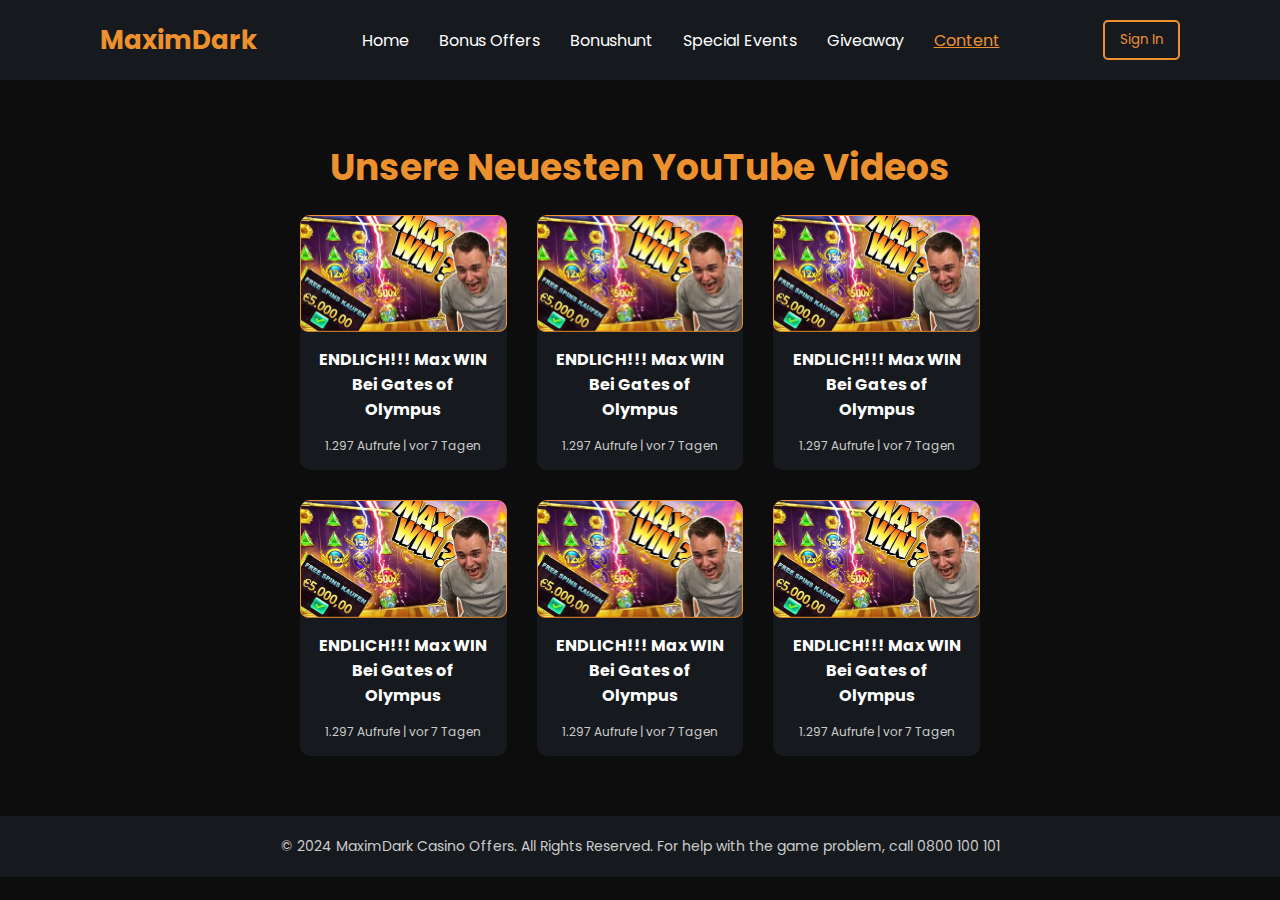
<file: content.html>
<!DOCTYPE html>
<html lang="en">

<head>
    <meta charset="UTF-8">
    <meta name="viewport" content="width=device-width, initial-scale=1.0">
    <title>Unsere YouTube Videos</title>
    <link rel="stylesheet" href="style.css">
    <link href="https://fonts.googleapis.com/css2?family=Poppins:wght@400;600;700&display=swap" rel="stylesheet">
</head>

<body>
    <header>
        <nav class="navbar">
            <div class="logo">MaximDark</div>
            <ul class="nav-menu">
                <li><a href="index.html" class="nav-item">Home</a></li>
                <li><a href="bonuses.html" class="nav-item">Bonus Offers</a></li>
                <li><a href="bonushunt.html" class="nav-item">Bonushunt</a></li>
                <li><a href="giveaway.html" class="nav-item">Special Events</a></li>
                <li><a href="giveaway2.html" class="nav-item">Giveaway</a></li>
                <li><a href="content.html" class="nav-item current">Content</a></li>
            </ul>
            <button class="sign-in">Sign In</button>
        </nav>
    </header>

    <section class="content-section">
        <h1 class="content-title">Unsere Neuesten YouTube Videos</h1>
        <div class="video-grid">
            <div class="video-box">
                <img src="images/video.png" alt="Video Thumbnail">
                <h3>ENDLICH!!! Max WIN Bei Gates of Olympus</h3>
                <p class="video-meta">1.297 Aufrufe | vor 7 Tagen</p>
            </div>
            <div class="video-box">
                <img src="images/video.png" alt="Video Thumbnail">
                <h3>ENDLICH!!! Max WIN Bei Gates of Olympus</h3>
                <p class="video-meta">1.297 Aufrufe | vor 7 Tagen</p>
            </div>
            <div class="video-box">
                <img src="images/video.png" alt="Video Thumbnail">
                <h3>ENDLICH!!! Max WIN Bei Gates of Olympus</h3>
                <p class="video-meta">1.297 Aufrufe | vor 7 Tagen</p>
            </div>
            <div class="video-box">
                <img src="images/video.png" alt="Video Thumbnail">
                <h3>ENDLICH!!! Max WIN Bei Gates of Olympus</h3>
                <p class="video-meta">1.297 Aufrufe | vor 7 Tagen</p>
            </div>
            <div class="video-box">
                <img src="images/video.png" alt="Video Thumbnail">
                <h3>ENDLICH!!! Max WIN Bei Gates of Olympus</h3>
                <p class="video-meta">1.297 Aufrufe | vor 7 Tagen</p>
            </div>
            <div class="video-box">
                <img src="images/video.png" alt="Video Thumbnail">
                <h3>ENDLICH!!! Max WIN Bei Gates of Olympus</h3>
                <p class="video-meta">1.297 Aufrufe | vor 7 Tagen</p>
            </div>
        </div>
    </section>

    <!-- Footer -->
    <footer class="footer">
        <div class="footer-content">
            <p>&copy; 2024 MaximDark Casino Offers. All Rights Reserved. For help with the game problem, call 0800 100 101</p>
        </div>
    </footer>

</body>

</html>
</file>
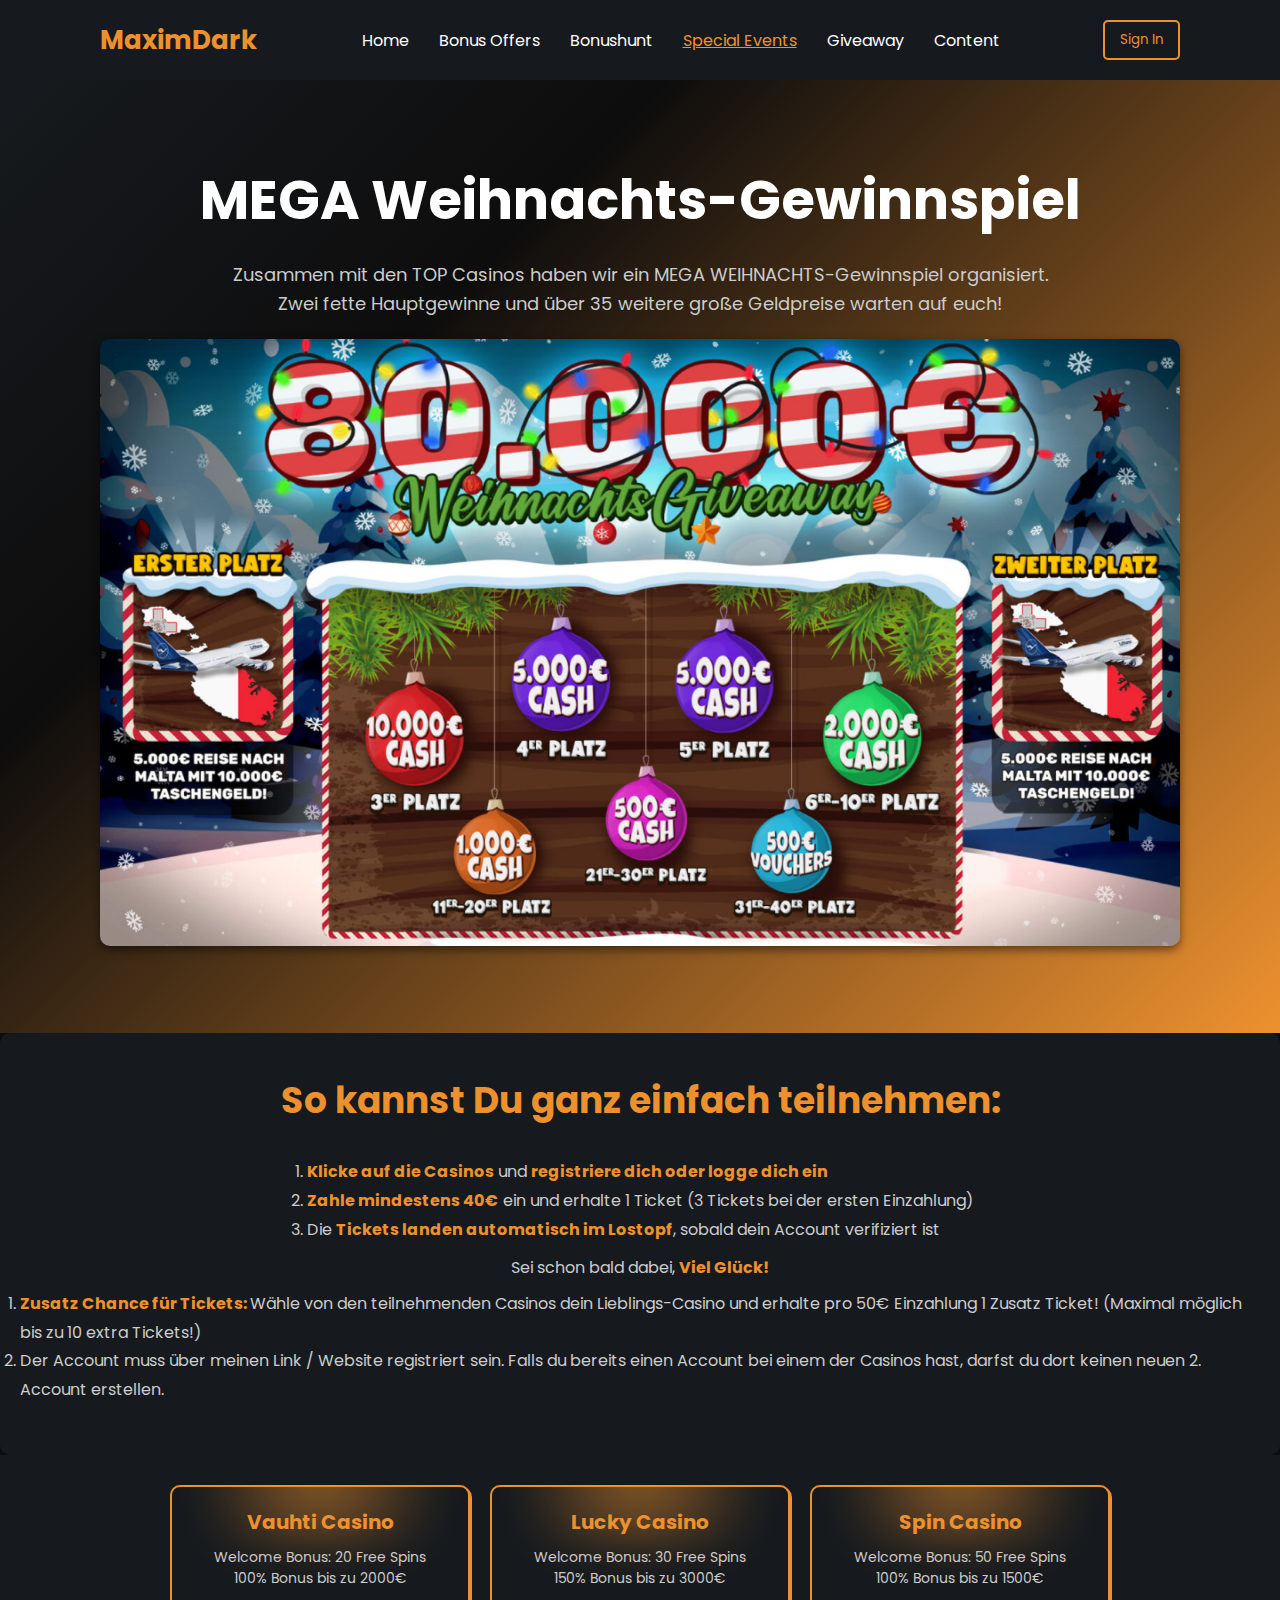
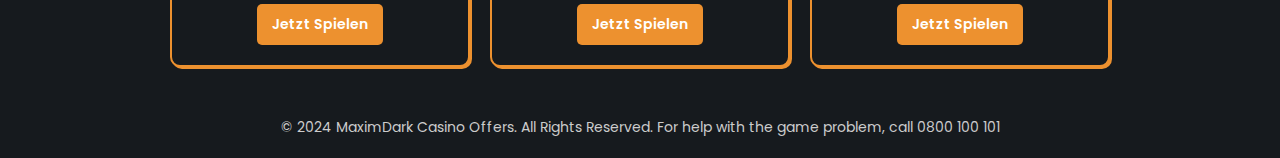
<file: giveaway.html>
<!DOCTYPE html>
<html lang="en">

<head>
    <meta charset="UTF-8">
    <meta name="viewport" content="width=device-width, initial-scale=1.0">
    <title>MaximDark Giveaway</title>
    <link rel="stylesheet" href="style.css">
    <link href="https://fonts.googleapis.com/css2?family=Poppins:wght@400;600;700&display=swap" rel="stylesheet">
</head>

<body>
    <!-- Navigation Bar -->
    <header>
        <nav class="navbar">
            <div class="logo">MaximDark</div>
            <ul class="nav-menu">
                <li><a href="index.html" class="nav-item">Home</a></li>
                <li><a href="bonuses.html" class="nav-item">Bonus Offers</a></li>
                <li><a href="bonushunt.html" class="nav-item">Bonushunt</a></li>
                <li><a href="giveaway.html" class="nav-item current">Special Events</a></li>
                <li><a href="giveaway2.html" class="nav-item">Giveaway</a></li>
                <li><a href="content.html" class="nav-item">Content</a></li>
            </ul>
            <button class="sign-in">Sign In</button>
        </nav>
    </header>

    <!-- Giveaway Hero Section -->
    <section class="giveaway-hero">
        <h1>MEGA Weihnachts-Gewinnspiel</h1>
        <p>Zusammen mit den TOP Casinos haben wir ein MEGA WEIHNACHTS-Gewinnspiel organisiert.<br> Zwei fette Hauptgewinne und über 35 weitere große Geldpreise warten auf euch!</p>
        <div class="giveaway-banner">
            <img src="images/Giveaway.png" alt="Weihnachts Giveaway Banner">
        </div>
    </section>

    <!-- Giveaway Steps -->
    <section class="giveaway-steps">
        <h2>So kannst Du ganz einfach teilnehmen:</h2>
        <ol>
            <li><strong>Klicke auf die Casinos</strong> und <strong>registriere dich oder logge dich ein</strong></li>
            <li><strong>Zahle mindestens 40€</strong> ein und erhalte 1 Ticket (3 Tickets bei der ersten Einzahlung)</li>
            <li>Die <strong>Tickets landen automatisch im Lostopf</strong>, sobald dein Account verifiziert ist</li>
        </ol>
        <br>
        <p>Sei schon bald dabei, <strong>Viel Glück!</strong></p>
        <ol>
            <li><strong>Zusatz Chance für Tickets: </strong> Wähle von den teilnehmenden Casinos dein Lieblings-Casino und erhalte pro 50€ Einzahlung 1 Zusatz Ticket! (Maximal möglich bis zu 10 extra Tickets!)</li>
            <li>Der Account muss über meinen Link / Website registriert sein. Falls du bereits einen Account bei einem der Casinos hast, darfst du dort keinen neuen 2. Account erstellen. </li>
        </ol>
    </section>

    <!-- Giveaway Cards -->
    <section class="giveaway-cards">
        <div class="giveaway-card">
            <h3>Vauhti Casino</h3>
            <p>Welcome Bonus: 20 Free Spins<br>100% Bonus bis zu 2000€</p>
            <button>Jetzt Spielen</button>
        </div>
        <div class="giveaway-card">
            <h3>Lucky Casino</h3>
            <p>Welcome Bonus: 30 Free Spins<br>150% Bonus bis zu 3000€</p>
            <button>Jetzt Spielen</button>
        </div>
        <div class="giveaway-card">
            <h3>Spin Casino</h3>
            <p>Welcome Bonus: 50 Free Spins<br>100% Bonus bis zu 1500€</p>
            <button>Jetzt Spielen</button>
        </div>
    </section>

    <!-- Footer -->
    <footer class="footer">
        <div class="footer-content">
            <p>&copy; 2024 MaximDark Casino Offers. All Rights Reserved. For help with the game problem, call 0800 100 101</p>
        </div>
    </footer>

</body>

</html>
</file>
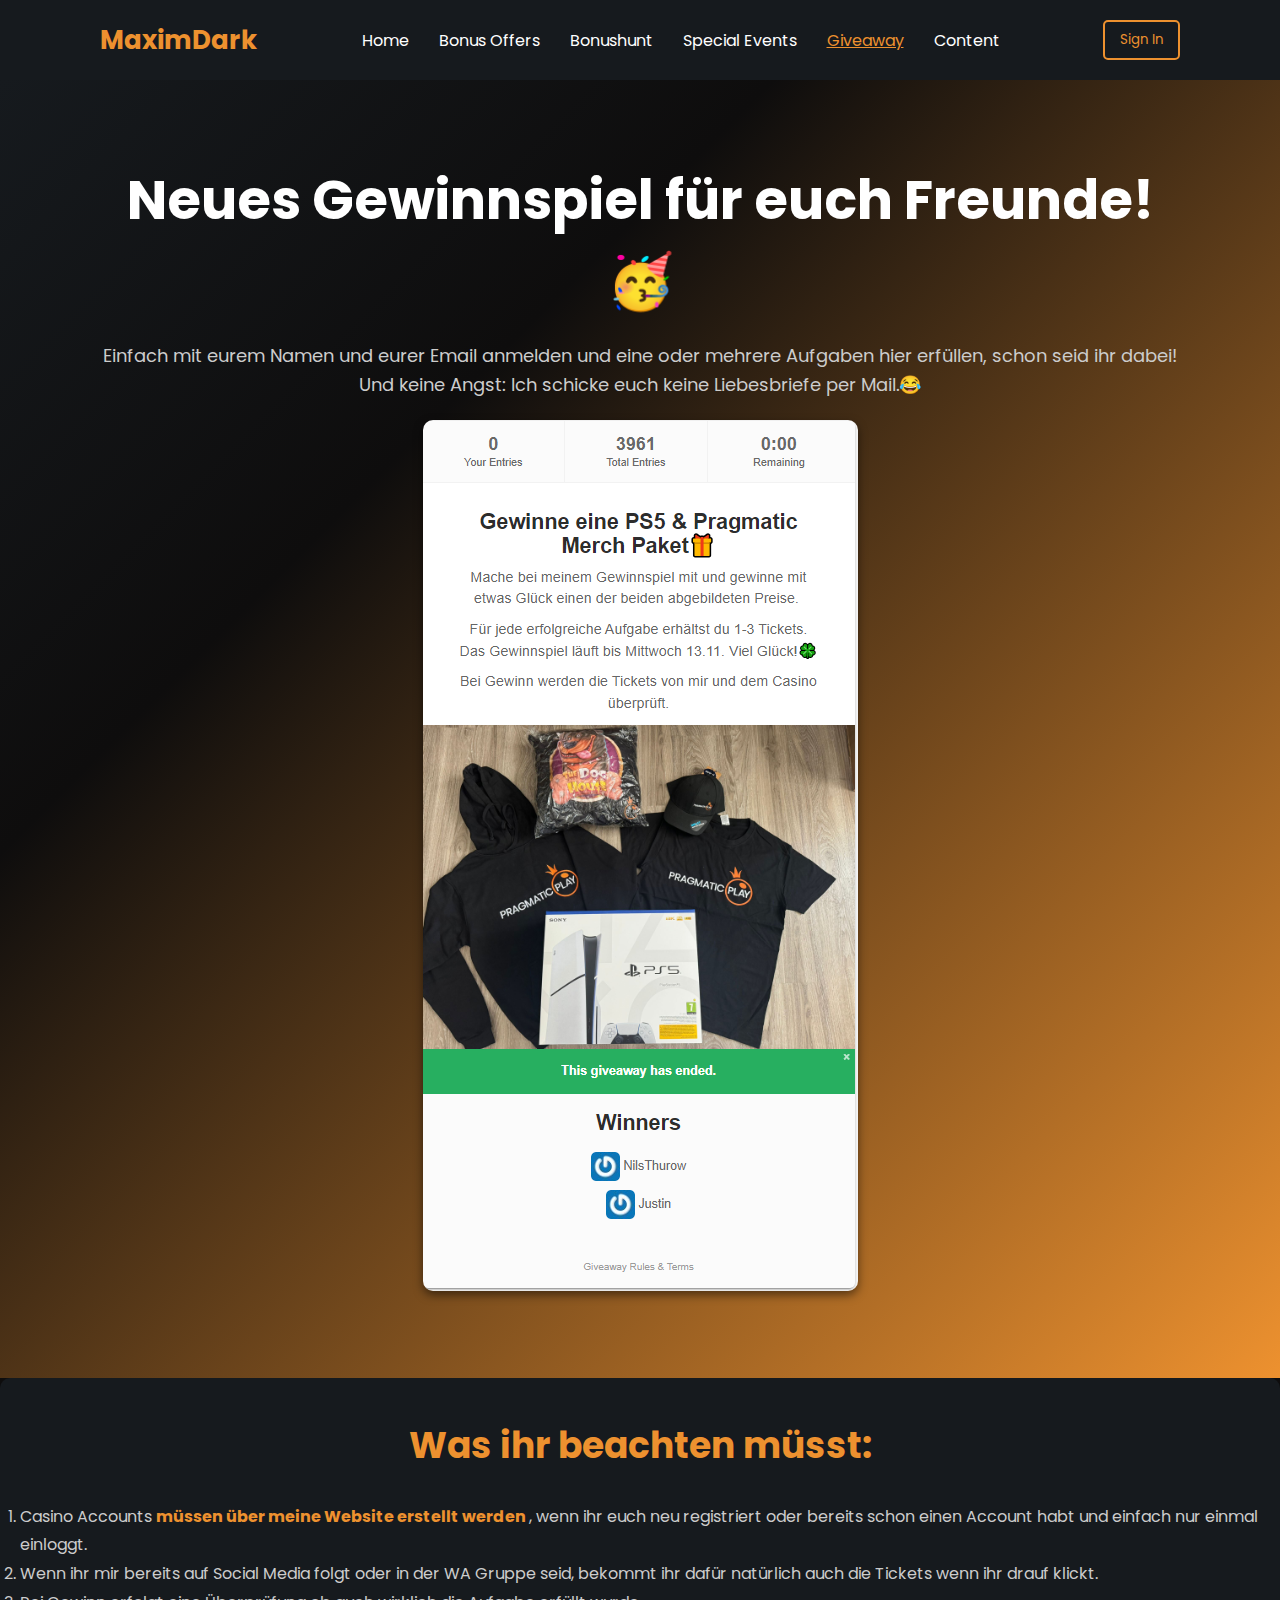
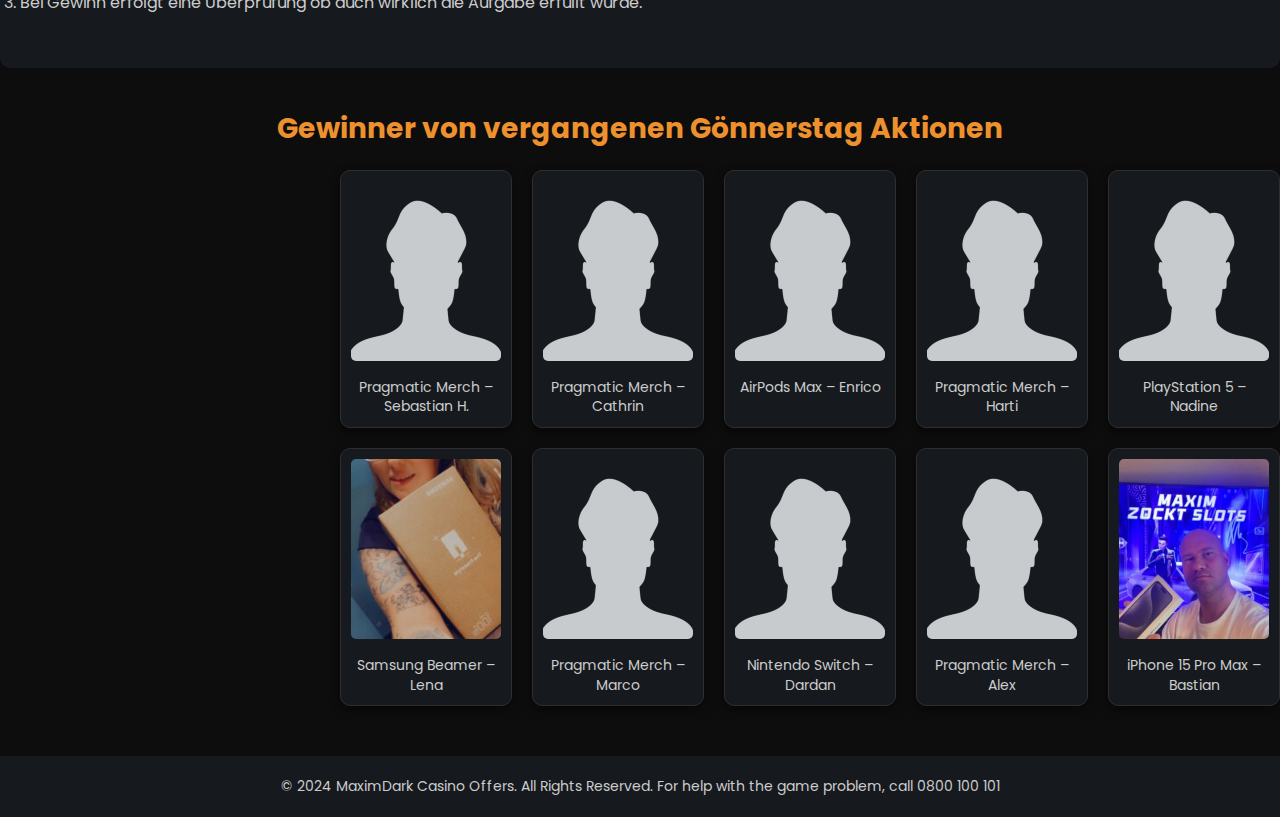
<file: giveaway2.html>
<!DOCTYPE html>
<html lang="en">

<head>
    <meta charset="UTF-8">
    <meta name="viewport" content="width=device-width, initial-scale=1.0">
    <title>MaximDark Giveaway</title>
    <link rel="stylesheet" href="style.css">
    <link href="https://fonts.googleapis.com/css2?family=Poppins:wght@400;600;700&display=swap" rel="stylesheet">

</head>

<body>
    <!-- Navigation Bar -->
    <header>
        <nav class="navbar">
            <div class="logo">MaximDark</div>
            <ul class="nav-menu">
                <li><a href="index.html" class="nav-item">Home</a></li>
                <li><a href="bonuses.html" class="nav-item">Bonus Offers</a></li>
                <li><a href="bonushunt.html" class="nav-item">Bonushunt</a></li>
                <li><a href="giveaway.html" class="nav-item">Special Events</a></li>
                <li><a href="giveaway2.html" class="nav-item current">Giveaway</a></li>
                <li><a href="content.html" class="nav-item">Content</a></li>
            </ul>
            <button class="sign-in">Sign In</button>
        </nav>
    </header>

    <!-- Giveaway Hero Section -->
    <section class="giveaway-hero">
        <h1>Neues Gewinnspiel für euch Freunde!🥳</h1>
        <p>Einfach mit eurem Namen und eurer Email anmelden und eine oder mehrere Aufgaben hier erfüllen, schon seid ihr dabei!
            <br> Und keine Angst: Ich schicke euch keine Liebesbriefe per Mail.😂</p>
        <div class="giveaway-banner">
            <img src="images/giveaway2.PNG" alt="Weihnachts Giveaway Banner">
        </div>
    </section>

    <!-- Giveaway Steps -->
    <section class="giveaway-steps">
        <h2>Was ihr beachten müsst:</h2>
        <ol>
            <li>Casino Accounts <strong>müssen über meine Website erstellt werden </strong>, wenn ihr euch neu registriert oder bereits schon einen Account habt und einfach nur einmal einloggt. </li>
            <li>Wenn ihr mir bereits auf Social Media folgt oder in der WA Gruppe seid, bekommt ihr dafür natürlich auch die Tickets wenn ihr drauf klickt.</li>
            <li>Bei Gewinn erfolgt eine Überprüfung ob auch wirklich die Aufgabe erfüllt wurde.</li>
        </ol>
    </section>

    <!-- Latest Winners Section -->
    <section class="latest-winners">
        <h2>Gewinner von vergangenen Gönnerstag Aktionen</h2>
        <div class="winners-container">
            <!-- Example Winner Cards -->
            <div class="winner-card">
                <img src="images/winner.png" alt="Sebastian H." />
                <p>Pragmatic Merch – Sebastian H.</p>
            </div>
            <div class="winner-card">
                <img src="images/winner.png" alt="Cathrin" />
                <p>Pragmatic Merch – Cathrin</p>
            </div>
            <div class="winner-card">
                <img src="images/winner.png" alt="Enrico" />
                <p>AirPods Max – Enrico</p>
            </div>
            <div class="winner-card">
                <img src="images/winner.png" alt="Harti" />
                <p>Pragmatic Merch – Harti</p>
            </div>
            <div class="winner-card">
                <img src="images/winner.png" alt="Nadine" />
                <p>PlayStation 5 – Nadine</p>
            </div>
            <div class="winner-card">
                <img src="images/winner.png" alt="Max" />
                <p>Pragmatic Merch – Max</p>
            </div>
            <div class="winner-card">
                <img src="images/winner2.png" alt="Lena" />
                <p>Samsung Beamer – Lena</p>
            </div>
            <div class="winner-card">
                <img src="images/winner.png" alt="Marco" />
                <p>Pragmatic Merch – Marco</p>
            </div>
            <div class="winner-card">
                <img src="images/winner.png" alt="Dardan" />
                <p>Nintendo Switch – Dardan</p>
            </div>
            <div class="winner-card">
                <img src="images/winner.png" alt="Alex" />
                <p>Pragmatic Merch – Alex</p>
            </div>
            <div class="winner-card">
                <img src="images/winner1.png" alt="Bastian" />
                <p>iPhone 15 Pro Max – Bastian</p>
            </div>
        </div>
    </section>


    <!-- Footer -->
    <footer class="footer">
        <div class="footer-content">
            <p>&copy; 2024 MaximDark Casino Offers. All Rights Reserved. For help with the game problem, call 0800 100 101</p>
        </div>
    </footer>

</body>

</html>
</file>
<file: style.css>
/* General Reset */
        
        * {
            margin: 0;
            padding: 0;
            box-sizing: border-box;
            font-family: 'Poppins', sans-serif;
        }
        /* Body */
        
        body {
            background-color: #0E0D0D;
            color: #fff;
            overflow-x: hidden;
        }
        /* Navigation Bar */
        
        .navbar {
            display: flex;
            justify-content: space-between;
            align-items: center;
            padding: 20px 100px;
            background: #161A1E;
        }
        
        .logo {
            font-size: 26px;
            font-weight: 700;
            color: #ED912F;
        }
        
        .nav-menu {
            list-style: none;
            display: flex;
            gap: 30px;
        }
        
        .nav-item {
            color: #fff;
            text-decoration: none;
            font-size: 16px;
            transition: color 0.3s ease;
        }
        
        .nav-item:hover,
        .nav-item.current {
            color: #ED912F;
            text-decoration: underline;
        }
        
        .sign-in {
            color: #ED912F;
            background: transparent;
            border: 2px solid #ED912F;
            padding: 8px 15px;
            cursor: pointer;
            border-radius: 5px;
            transition: 0.3s;
        }
        
        .sign-in:hover {
            background-color: #ED912F;
            color: #fff;
        }
        /* Hero Section */
        
        .hero {
            position: relative;
            height: 90vh;
            background: linear-gradient(135deg, #161A1E 0%, #0E0D0D 30%, #ED912F 100%);
            display: flex;
            align-items: center;
            justify-content: center;
            text-align: center;
            color: #fff;
        }
        
        .hero-content {
            z-index: 2;
            max-width: 700px;
            padding: 20px;
        }
        
        .hero-title {
            font-size: 54px;
            font-weight: 700;
            margin-bottom: 15px;
        }
        
        .hero-text {
            font-size: 18px;
            margin-bottom: 30px;
        }
        
        .hero-buttons {
            display: flex;
            gap: 15px;
            justify-content: center;
        }
        
        .hero-btn {
            padding: 12px 24px;
            font-size: 16px;
            font-weight: 600;
            border: none;
            border-radius: 5px;
            cursor: pointer;
            transition: all 0.3s ease;
        }
        
        .hero-btn.red {
            background-color: #ED912F;
            color: #fff;
        }
        
        .hero-btn.transparent {
            background: transparent;
            color: #ED912F;
            border: 2px solid #ED912F;
        }
        
        .hero-btn.transparent:hover {
            background-color: #ED912F;
            color: #fff;
        }
        /* Sections Spacing */
        
        section {
            padding: 60px 80px;
        }
        /* Info Section */
        
        .info-section {
            padding: 100px 300px;
            background: url('images/backgroundinfo.png') no-repeat center center;
            display: flex;
            gap: 40px;
            align-items: center;
            justify-content: space-between;
        }
        
        .info-content {
            flex: 1;
            text-align: left;
        }
        
        .info-headline {
            font-size: 36px;
            margin-bottom: 20px;
            color: #ED912F;
        }
        
        .info-text {
            font-size: 16px;
            line-height: 1.6;
            color: #ccc;
            margin-bottom: 20px;
        }
        
        .info-btn {
            background: #ED912F;
            color: #fff;
            padding: 12px 20px;
            border: none;
            border-radius: 5px;
            cursor: pointer;
            transition: background 0.3s ease;
        }
        
        .info-btn:hover {
            background: #fff;
            color: #ED912F;
        }
        
        .info-boxes {
            display: grid;
            grid-template-columns: 1fr 1fr;
            gap: 20px;
            flex: 1;
        }
        
        .info-box {
            background: #161A1E;
            border: 1px solid #ED912F;
            padding: 20px;
            text-align: center;
            border-radius: 10px;
        }
        /* Giveaway Section */
        
        .giveaway-section {
            padding: 100px 300px;
            background: url('images/cards.png') no-repeat center center;
            background-size: 20%;
            display: flex;
            gap: 40px;
            align-items: center;
            justify-content: space-between;
        }
        
        .giveaway-boxes {
            display: flex;
            flex-direction: column;
            gap: 20px;
            flex: 1;
        }
        
        .giveaway-box {
            width: 320px;
            height: 170px;
            background: #161A1E;
            border: 2px solid #ED912F;
            border-radius: 10px;
            display: flex;
            align-items: center;
            justify-content: center;
            text-align: center;
            padding: 10px;
            color: #ccc;
            font-size: 11px;
            line-height: 1.4;
        }
        
        .giveaway-content {
            flex: 1;
            text-align: left;
        }
        
        .giveaway-headline {
            font-size: 36px;
            margin-bottom: 20px;
            color: #ED912F;
        }
        
        .giveaway-text {
            font-size: 16px;
            line-height: 1.6;
            color: #ccc;
        }
        /* Glass Effect Background */
        
        .glass-effect {
            background: rgba(237, 145, 47, 0.1);
            /* Semi-transparent white */
            backdrop-filter: blur(10px);
            /* Blur effect for glass appearance */
            border: 1px solid rgba(225, 137, 22, 0.2);
            /* Subtle border */
            border-radius: 12px;
            /* Rounded corners */
            padding: 20px;
            /* Spacing inside the box */
            box-shadow: 0 4px 10px rgba(237, 145, 47, 0.3);
            /* Soft shadow */
            color: #fff;
            /* Ensure text color is readable */
        }
        /* Add a margin to separate sections for better spacing */
        
        .info-content,
        .giveaway-content {
            margin: 20px 0;
        }
        /* FAQ Section */
        
        .faq-section {
            padding: 60px 80px;
            background: #181717;
            color: #fff;
            display: flex;
            justify-content: space-between;
            align-items: center;
            gap: 40px;
        }
        
        .faq-content {
            flex: 1;
        }
        
        .faq-content h2 {
            font-size: 36px;
            color: #ED912F;
            margin-bottom: 20px;
        }
        
        .faq-content h2 span {
            color: red;
        }
        
        .faq-content p {
            margin-bottom: 30px;
            color: #ccc;
            line-height: 1.6;
        }
        
        .faq-questions {
            display: flex;
            flex-direction: column;
            gap: 10px;
        }
        
        .faq-question {
            background: #0E0D0D;
            padding: 15px;
            border-radius: 5px;
            display: flex;
            justify-content: space-between;
            align-items: center;
            border: 1px solid #333;
            transition: background 0.3s ease;
        }
        
        .faq-question:hover {
            background: #1F1E1E;
        }
        
        .faq-question button {
            background: transparent;
            border: none;
            font-size: 20px;
            color: #fff;
            cursor: pointer;
            transition: color 0.3s ease;
        }
        
        .faq-question button:hover {
            color: #ED912F;
        }
        
        .faq-image {
            flex: 1;
            text-align: center;
        }
        
        .faq-image img {
            max-width: 100%;
            border-radius: 10px;
            box-shadow: 0 4px 10px rgba(0, 0, 0, 0.5);
        }
        /* Subscription Section */
        
        .subscribe-section {
            background-color: #0E0D0D;
            padding: 50px 20px;
            text-align: center;
            color: #fff;
        }
        
        .subscribe-section h2 {
            font-size: 28px;
            margin-bottom: 20px;
            font-weight: 600;
        }
        
        .subscribe-form {
            display: flex;
            justify-content: center;
            gap: 10px;
            max-width: 600px;
            margin: 0 auto;
        }
        
        .subscribe-form input {
            flex: 1;
            padding: 12px;
            border: 2px solid #ED912F;
            border-radius: 5px;
            font-size: 16px;
            outline: none;
        }
        
        .subscribe-form button {
            background-color: #ED912F;
            border: none;
            color: #fff;
            padding: 12px 20px;
            font-size: 16px;
            font-weight: 600;
            border-radius: 5px;
            cursor: pointer;
            transition: background 0.3s;
        }
        
        .subscribe-form button:hover {
            background-color: #fff;
            color: #ED912F;
        }
        /* Bonus Page */
        /* Bonus Offers Section */
        
        .bonus-offers {
            padding: 60px 100px;
            background: #0E0D0D;
            text-align: center;
        }
        
        .bonus-offers h2 {
            color: #ED912F;
            font-size: 36px;
            margin-bottom: 40px;
        }
        /* Bonus Cards */
        
        .bonus-list {
            display: flex;
            flex-direction: column;
            gap: 10px;
        }
        
        .bonus-item {
            display: flex;
            align-items: center;
            background: #161A1E;
            border: 2px solid #ED912F;
            border-radius: 10px;
            padding: 20px;
            margin: 5px 250px;
            gap: 20px;
            transition: transform 0.3s ease, box-shadow 0.3s ease;
        }
        
        .bonus-item:hover {
            transform: translateY(-10px);
            box-shadow: 0 0 15px rgba(237, 145, 47, 0.5);
        }
        
        .bonus-item img {
            width: 80px;
            height: auto;
            border-radius: 10px;
        }
        
        .bonus-content {
            text-align: left;
            color: #ccc;
        }
        
        .bonus-content h3 {
            font-size: 18px;
            color: #ED912F;
            margin-bottom: 8px;
        }
        
        .bonus-content p {
            font-size: 14px;
            line-height: 1.6;
        }
        
        .bonus-section {
            flex: 1;
            text-align: center;
        }
        
        .bonus-section .bonus-percent {
            font-size: 24px;
            color: #ED912F;
            font-weight: 700;
        }
        
        .bonus-section .bonus-label {
            font-size: 16px;
            color: #fff;
            font-weight: 600;
        }
        
        .bonus-btn {
            flex: 1;
            background: #ED912F;
            color: #fff;
            padding: 12px 20px;
            font-size: 14px;
            font-weight: 600;
            border: none;
            border-radius: 5px;
            cursor: pointer;
            transition: background 0.3s ease, box-shadow 0.3s ease;
        }
        
        .bonus-btn:hover {
            background: #fff;
            color: #ED912F;
            box-shadow: 0 0 12px rgba(255, 255, 255, 0.5);
        }
        /* Bonushunt Page */
        
        .iframe-container {
            position: relative;
            width: 100%;
            height: 90vh;
            /* Adjust height to nearly full screen */
            margin: 20px 0;
        }
        
        .iframe-container iframe {
            width: 100%;
            height: 100%;
            border: none;
            /* Removes border around iframe */
        }
        /* Giveaway Page */
        /* Giveaway Hero Section */
        
        .giveaway-hero {
            text-align: center;
            padding: 80px 100px;
            background: linear-gradient(135deg, #161A1E 0%, #0E0D0D 30%, #ED912F 100%);
        }
        
        .giveaway-hero h1 {
            font-size: 54px;
            font-weight: 700;
            margin-bottom: 20px;
            color: #fff;
        }
        
        .giveaway-hero p {
            font-size: 18px;
            color: #ccc;
            margin-bottom: 20px;
            line-height: 1.6;
        }
        
        .giveaway-banner img {
            max-width: 100%;
            height: auto;
            border-radius: 10px;
            box-shadow: 0 4px 10px rgba(0, 0, 0, 0.5);
        }
        /* Giveaway Steps Section */
        
        .giveaway-steps {
            /* Center horizontally with auto margins */
            padding: 40px 20px;
            /* Adjust padding for responsiveness */
            background: #161A1E;
            color: #ccc;
            text-align: center;
            /* Center text content within the section */
            border-radius: 10px;
            /* Optional: Add rounded corners for better appearance */
        }
        
        .giveaway-steps h2 {
            font-size: 36px;
            color: #ED912F;
            margin-bottom: 20px;
        }
        
        .giveaway-steps ol {
            font-size: 16px;
            line-height: 1.8;
            margin-bottom: 10px;
            margin-top: 10px;
            /* Center the list if needed */
            display: inline-block;
            /* Ensures list aligns centrally */
            text-align: left;
            /* Keeps text alignment of list to the left */
        }
        
        .giveaway-steps strong {
            color: #ED912F;
        }
        /* Giveaway Cards */
        
        .giveaway-cards {
            display: flex;
            justify-content: center;
            gap: 20px;
            flex-wrap: wrap;
            padding: 30px 100px;
            background: #161A1E;
        }
        
        .giveaway-card {
            background: #161A1E;
            border: 2px solid #ED912F;
            border-radius: 10px;
            width: 300px;
            text-align: center;
            padding: 20px;
            position: relative;
            /* Required for positioning the pseudo-element */
            overflow: hidden;
            /* Ensures glow stays within the box */
            transition: transform 0.3s ease, box-shadow 0.3s ease;
            box-shadow: 2px 2px #ED912F;
        }
        
        .giveaway-card::before {
            content: "";
            position: absolute;
            top: -90px;
            /* Adjust position to sit above the card */
            left: 50%;
            transform: translateX(-50%);
            width: 400px;
            /* Diameter of the glow */
            height: 150px;
            /* Diameter of the glow */
            background: radial-gradient(circle, rgba(237, 145, 47, 0.7) 0%, rgba(255, 255, 255, 0) 60%);
            opacity: 0.8;
            /* Adjust intensity of the glow */
            pointer-events: none;
            /* Prevent interaction with the glow */
            filter: blur(20px);
            /* Smoothens and softens the circular glow */
            z-index: 1;
        }
        
        .giveaway-card:hover {
            transform: translateY(-10px);
            box-shadow: 0 4px 15px rgba(237, 145, 47, 0.5);
        }
        
        .giveaway-card h3 {
            font-size: 20px;
            color: #ED912F;
            margin-bottom: 10px;
        }
        
        .giveaway-card p {
            font-size: 14px;
            color: #ccc;
            margin-bottom: 15px;
        }
        
        .giveaway-card button {
            background: #ED912F;
            color: #fff;
            border: none;
            padding: 10px 15px;
            font-size: 14px;
            font-weight: 600;
            border-radius: 5px;
            cursor: pointer;
            transition: background 0.3s ease;
        }
        
        .giveaway-card button:hover {
            background: #fff;
            color: #ED912F;
        }
        /* Giveaway Steps Section */
        
        .giveaway-steps {
            /* Center horizontally with auto margins */
            padding: 40px 20px;
            /* Adjust padding for responsiveness */
            background: #161A1E;
            color: #ccc;
            text-align: center;
            /* Center text content within the section */
            border-radius: 10px;
            /* Optional: Add rounded corners for better appearance */
        }
        
        .giveaway-steps h2 {
            font-size: 36px;
            color: #ED912F;
            margin-bottom: 20px;
        }
        
        .giveaway-steps ol {
            font-size: 16px;
            line-height: 1.8;
            margin-bottom: 10px;
            margin-top: 10px;
            /* Center the list if needed */
            display: inline-block;
            /* Ensures list aligns centrally */
            text-align: left;
            /* Keeps text alignment of list to the left */
        }
        
        .giveaway-steps strong {
            color: #ED912F;
        }
        /* Latest Winners Section */
        
        .latest-winners {
            padding: 40px 20px;
            background-color: #0E0D0D;
            color: #fff;
            text-align: center;
        }
        
        .latest-winners h2 {
            font-size: 28px;
            margin-bottom: 20px;
            color: #ED912F;
        }
        
        .winners-container {
            display: grid;
            grid-template-columns: repeat(6, 1fr);
            /* 5 winners per row */
            gap: 20px;
            justify-items: center;
            padding: 0 20px;
            margin: 10px 300px;
        }
        
        .winner-card {
            background-color: #161A1E;
            border: 1px solid #2E2E2E;
            border-radius: 10px;
            text-align: center;
            padding: 10px;
            box-shadow: 0 4px 10px rgba(0, 0, 0, 0.5);
            max-width: 180px;
        }
        
        .winner-card img {
            width: 150px;
            /* Fixed width */
            height: 180px;
            /* Fixed height */
            object-fit: cover;
            /* Ensures images fill the area without distortion */
            border-radius: 5px;
            /* Optional: Keeps a slight rounding for better appearance */
            margin-bottom: 10px;
        }
        
        .winner-card p {
            font-size: 14px;
            color: #ccc;
            line-height: 1.4;
        }
        /* Content Page */
        
        .content-section {
            padding: 60px 300px;
            text-align: center;
        }
        
        .content-title {
            font-size: 36px;
            color: #ED912F;
            margin-bottom: 20px;
        }
        
        .video-grid {
            display: grid;
            grid-template-columns: repeat(3, 1fr);
            gap: 30px;
            justify-content: center;
        }
        
        .video-box {
            background: #161A1E;
            border-radius: 10px;
            overflow: hidden;
            transition: transform 0.3s ease;
        }
        
        .video-box:hover {
            transform: translateY(-5px);
        }
        
        .video-box img {
            width: 100%;
            display: block;
        }
        
        .video-box h3 {
            font-size: 16px;
            color: #fff;
            margin: 15px;
        }
        
        .video-meta {
            color: #ccc;
            font-size: 12px;
            margin-bottom: 15px;
        }
        /* Footer */
        
        .footer {
            background-color: #161A1E;
            color: #ccc;
            padding: 20px 10px;
            text-align: center;
            font-size: 14px;
        }
        
        .footer p {
            margin: 0;
        }
        /* Responsive CSS */
        /* Mobile phones (portrait and landscape) */
        
        @media only screen and (max-width: 768px) {
            /* General Reset */
            .navbar {
                flex-direction: column;
                padding: 10px 20px;
            }
            .nav-menu {
                flex-direction: column;
                gap: 10px;
            }
            .hero {
                height: auto;
                padding: 20px;
                text-align: center;
            }
            .hero-title {
                font-size: 32px;
            }
            .hero-text {
                font-size: 14px;
            }
            .hero-buttons {
                flex-direction: column;
                gap: 10px;
            }
            .info-section {
                padding: 20px;
                flex-direction: column;
                gap: 20px;
            }
            .info-content,
            .info-boxes {
                padding: 0;
            }
            .giveaway-section {
                padding: 20px;
                flex-direction: column;
                gap: 20px;
            }
            .giveaway-hero h1 {
                font-size: 30px;
            }
            .giveaway-box {
                width: 100%;
            }
            .faq-section {
                flex-direction: column;
                padding: 20px;
            }
            .faq-content,
            .faq-image {
                text-align: center;
            }
            .subscribe-form {
                flex-direction: column;
                gap: 10px;
            }
            .winners-container {
                grid-template-columns: repeat(2, 1fr);
                margin: 1px 1px;
                gap: 1px;
                padding: 0px;
            }
            .content-section {
                padding: 20px;
            }
            .video-grid {
                grid-template-columns: 1fr;
                gap: 20px;
            }
            .bonus-offers {
                padding: 30px 35px;
            }
            .bonus-item {
                margin: 0px 0px;
                flex-direction: column;
            }
        }
        /* Tablets (portrait and landscape) */
        
        @media only screen and (min-width: 769px) and (max-width: 1024px) {
            .navbar {
                padding: 10px 50px;
            }
            .info-section,
            .giveaway-section {
                padding: 20px 50px;
                flex-direction: column;
                gap: 20px;
            }
            .faq-section {
                padding: 20px 50px;
                flex-direction: column;
                gap: 20px;
            }
            .faq-content {
                text-align: center;
            }
            .winners-container {
                grid-template-columns: repeat(3, 1fr);
            }
            .content-section {
                padding: 20px 50px;
            }
            .video-grid {
                grid-template-columns: repeat(2, 1fr);
                gap: 20px;
            }
            .bonus-item {
                margin: 5px 50px;
                flex-direction: column;
            }
        }
</file>
